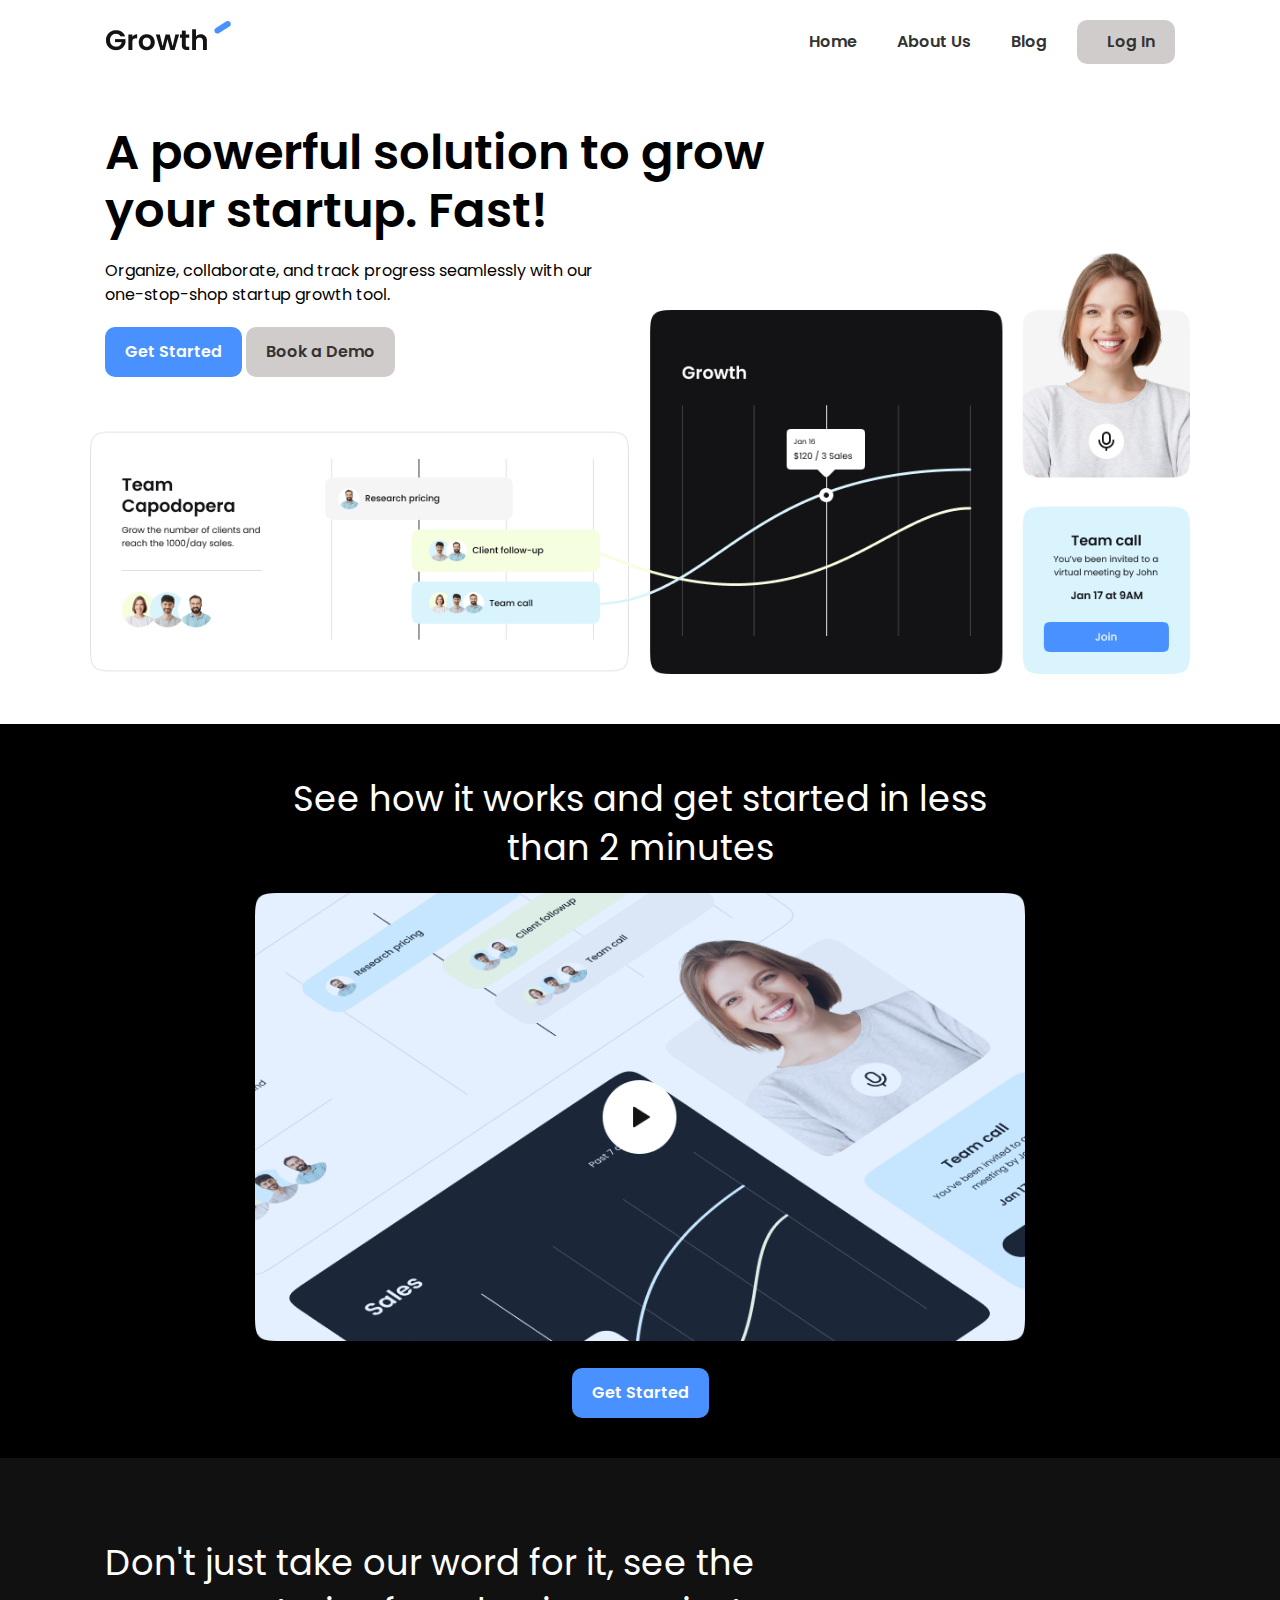
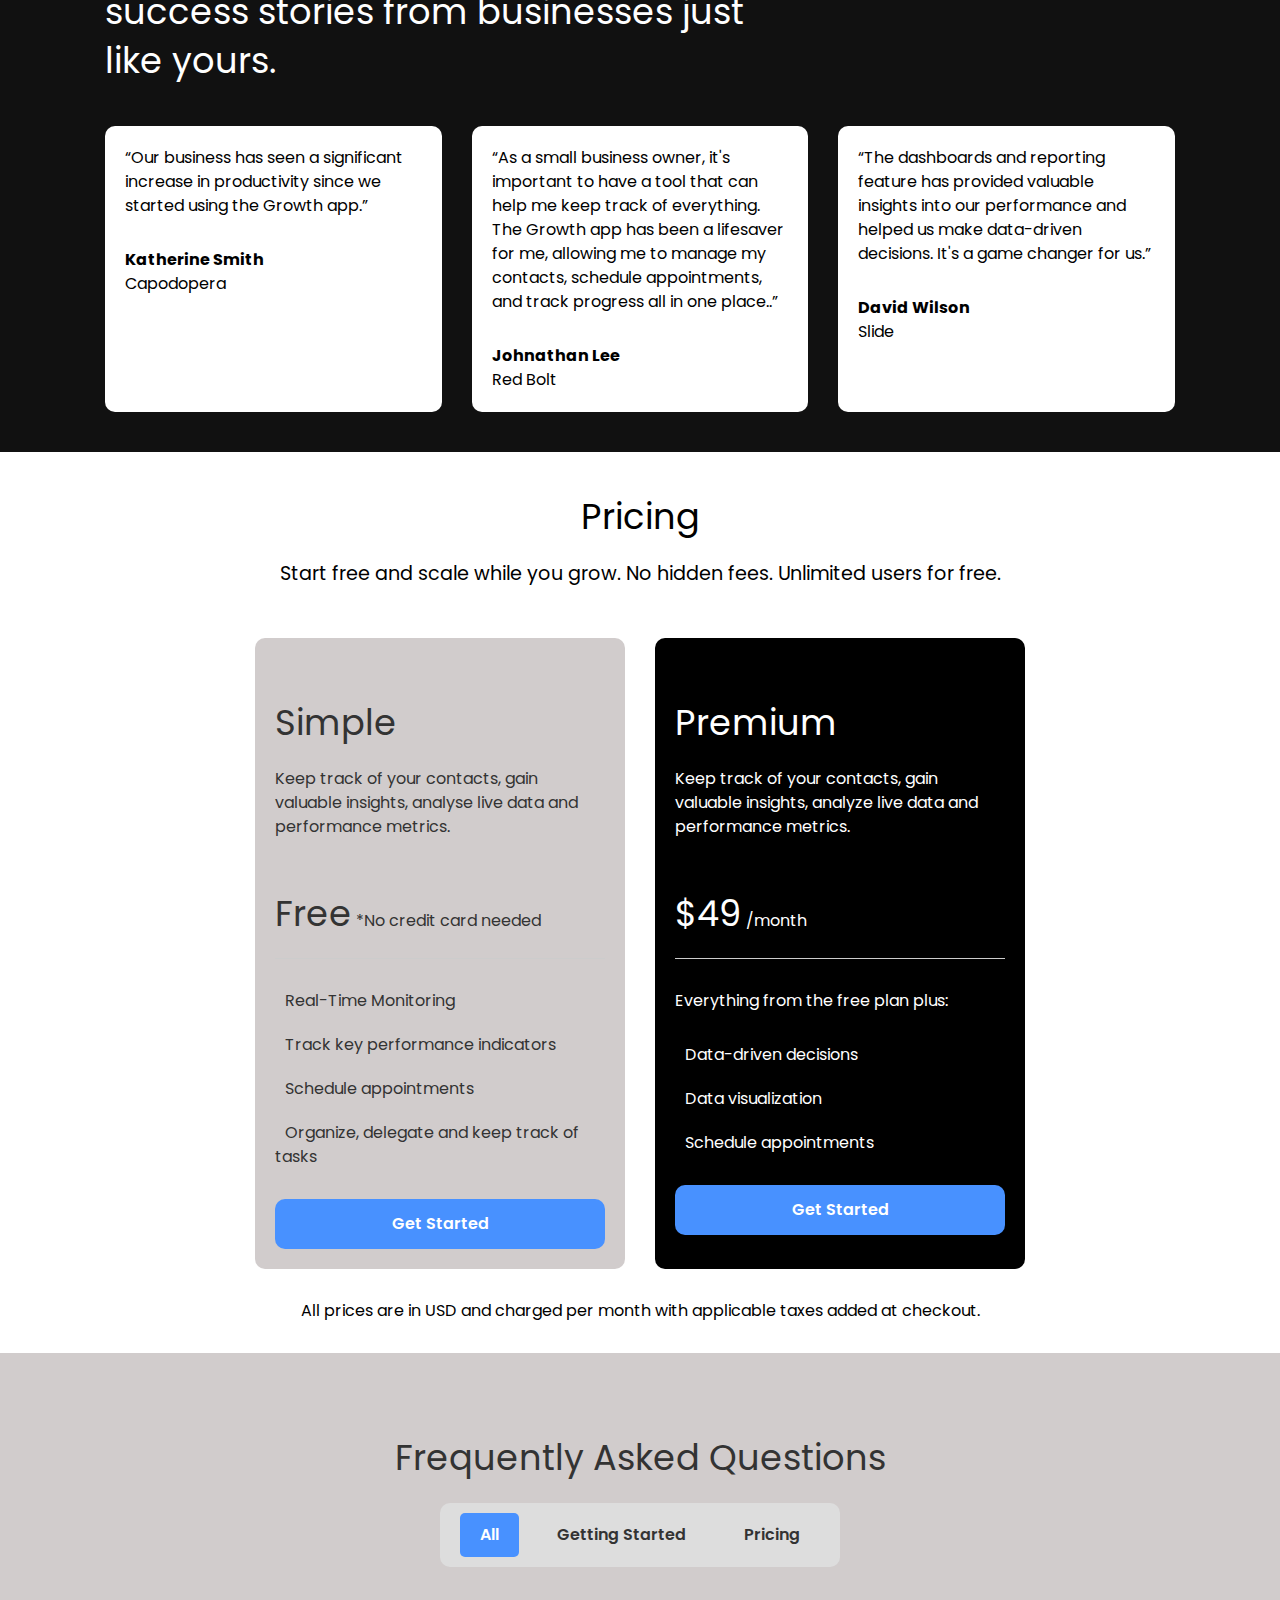
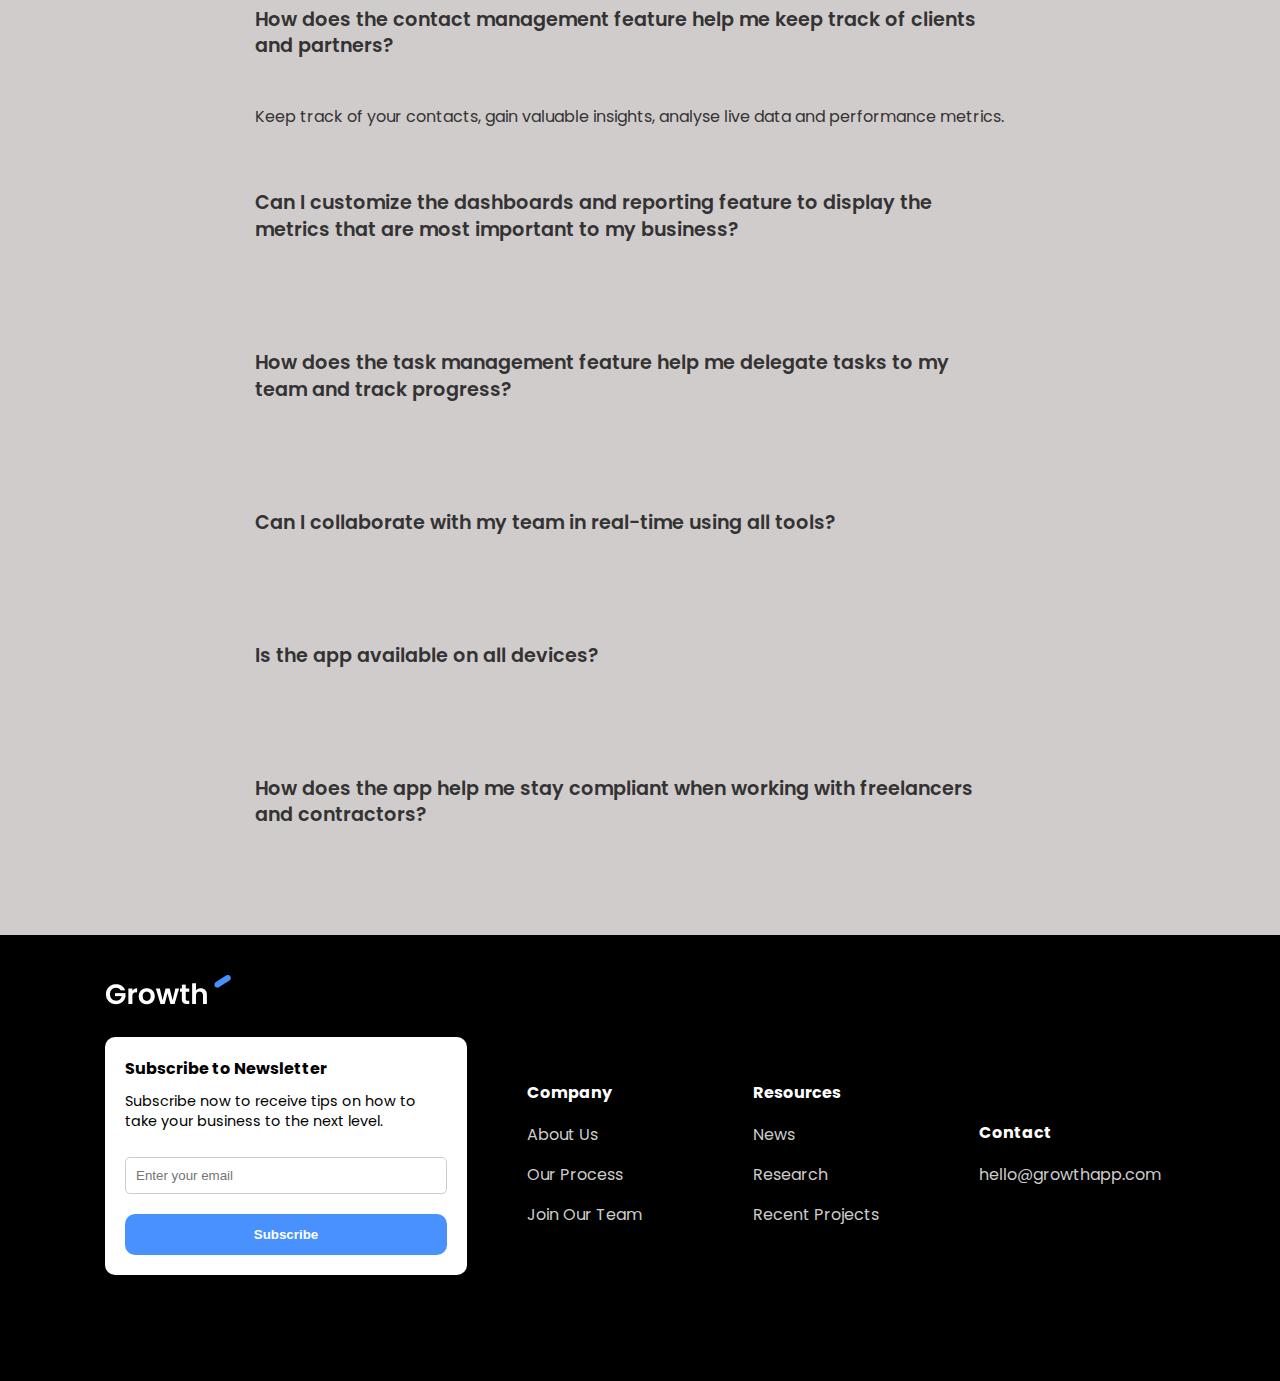
<file: Course work/index.html>
<!DOCTYPE html>
<html lang="en">
  <head>
    <meta charset="UTF-8" />
    <meta name="viewport" content="width=device-width, initial-scale=1.0" />
    <title>Growth App</title>
    <link rel="preconnect" href="https://fonts.googleapis.com" />
    <link rel="preconnect" href="https://fonts.gstatic.com" crossorigin />
    <link
      href="https://fonts.googleapis.com/css2?family=Poppins:wght@300;400;600;700&display=swap"
      rel="stylesheet"
    />
    <link
      rel="stylesheet"
      href="https://cdnjs.cloudflare.com/ajax/libs/font-awesome/6.4.2/css/all.min.css"
      integrity="sha512-z3gLpd7yknf1YoNbCzqRKc4qyor8gaKU1qmn+CShxbuBusANI9QpRohGBreCFkKxLhei6S9CQXFEbbKuqLg0DA=="
      crossorigin="anonymous"
      referrerpolicy="no-referrer"
    />
    <link rel="stylesheet" href="css/style.css" />
    <link rel="shortcut icon" href="images/favicon.ico" type="image/x-icon" />
  </head>
  <body>
    <nav class="navbar">
      <div class="container">
        <div class="logo">
          <a href="index.html">
            <img src="images/logo.png" alt="logo" />
          </a>
        </div>

        <div class="main-menu">
          <ul>
            <li>
              <a href="index.html">Home</a>
            </li>
            <li>
              <a href="#">About Us</a>
            </li>
            <li>
              <a href="#">Blog</a>
            </li>
            <li>
              <a class="btn" href="#"> <i class="fas fa-user"></i> Log In </a>
            </li>
          </ul>
        </div>
        <!-- Hamburger Button -->
        <button class="hamburger-button">
          <div class="hamburger-line"></div>
          <div class="hamburger-line"></div>
          <div class="hamburger-line"></div>
        </button>
        <div class="mobile-menu">
          <ul>
            <li>
              <a href="index.html">Home</a>
            </li>
            <li>
              <a href="#">About Us</a>
            </li>
            <li>
              <a href="#">Blog</a>
            </li>
            <li>
              <a class="btn" href="#"> <i class="fas fa-user"></i> Log In </a>
            </li>
          </ul>
        </div>
      </div>
    </nav>
    <!-- Hero -->
    <section class="hero">
      <div class="container">
        <div class="hero-content">
          <h1 class="hero-heading text-xxl">
            A powerful solution to grow your startup. Fast!
          </h1>
          <p class="hero-text">
            Organize, collaborate, and track progress seamlessly with our
            one-stop-shop startup growth tool.
          </p>
          <div class="hero-buttons">
            <a href="#" class="btn btn-primary">Get Started</a>
            <a href="#" class="btn"
              ><i class="fas fa-laptop"></i> Book a Demo</a
            >
          </div>
        </div>
      </div>
    </section>
    <!-- Video Section -->
    <section class="video bg-black">
      <div class="container-sm">
        <h2 class="video-heading text-xl text-center">
          See how it works and get started in less than 2 minutes
        </h2>
        <div class="video-content">
          <a href="#">
            <img
              src="images/video-preview.png"
              alt="video"
              class="video-preview"
            />
          </a>

          <a href="#" class="btn btn-primary">Get Started</a>
        </div>
      </div>
    </section>
    <!-- Testimonials -->
    <section class="testimonials bg-dark">
      <div class="container">
        <h3 class="testimonials-heading text-xl">
          Don't just take our word for it, see the success stories from
          businesses just like yours.
        </h3>
        <div class="testimonials-grid">
          <div class="card">
            <p>
              “Our business has seen a significant increase in productivity
              since we started using the Growth app.”
            </p>

            <p>Katherine Smith</p>
            <p>Capodopera</p>
          </div>

          <div class="card">
            <p>
              “As a small business owner, it's important to have a tool that can
              help me keep track of everything. The Growth app has been a
              lifesaver for me, allowing me to manage my contacts, schedule
              appointments, and track progress all in one place..”
            </p>

            <p>Johnathan Lee</p>
            <p>Red Bolt</p>
          </div>

          <div class="card">
            <p>
              “The dashboards and reporting feature has provided valuable
              insights into our performance and helped us make data-driven
              decisions. It's a game changer for us.”
            </p>

            <p>David Wilson</p>
            <p>Slide</p>
          </div>
        </div>
      </div>
    </section>

    <!-- Pricing -->
    <section class="pricing">
      <div class="container-sm">
        <h3 class="pricing-heading text-xl text-center">Pricing</h3>
        <p class="pricing-subheading text-md text-center">
          Start free and scale while you grow. No hidden fees. Unlimited users
          for free.
        </p>
        <div class="pricing-grid">
          <!-- Pricing Card 1 -->
          <div class="card bg-light">
            <div class="pricing-card-header">
              <h4 class="pricing-heading text-xl">Simple</h4>
              <p class="pricing-card-subheading">
                Keep track of your contacts, gain valuable insights, analyse
                live data and performance metrics.
              </p>
              <p class="pricing-card-price">
                <span class="text-xl">Free</span>
                *No credit card needed
              </p>
            </div>
            <div class="pricing-card-body">
              <ul>
                <li><i class="fas fa-check"></i> Real-Time Monitoring</li>
                <li>
                  <i class="fas fa-check"></i>Track key performance indicators
                </li>
                <li><i class="fas fa-check"></i>Schedule appointments</li>
                <li>
                  <i class="fas fa-check"></i>Organize, delegate and keep track
                  of tasks
                </li>
              </ul>
              <a href="#" class="btn btn-primary btn-block">Get Started</a>
            </div>
          </div>

          <!-- Pricing Card 2 -->
          <div class="card bg-black">
            <div class="pricing-card-header">
              <h4 class="pricing-card-heading text-xl">Premium</h4>
              <p class="pricing-card-subheading">
                Keep track of your contacts, gain valuable insights, analyze
                live data and performance metrics.
              </p>
              <p class="pricing-card-price">
                <span class="text-xl">$49</span> /month
              </p>
            </div>
            <div class="pricing-card-body">
              <p>Everything from the free plan plus:</p>
              <ul>
                <li><i class="fas fa-check"></i>Data-driven decisions</li>
                <li><i class="fas fa-check"></i>Data visualization</li>
                <li><i class="fas fa-check"></i>Schedule appointments</li>
              </ul>
              <a href="#" class="btn btn-primary btn-block">Get Started</a>
            </div>
          </div>
        </div>
        <p class="pricing-footer text-center">
          All prices are in USD and charged per month with applicable taxes
          added at checkout.
        </p>
      </div>
    </section>

    <!-- FAQ -->
    <section class="faq bg-light">
      <div class="container-sm">
        <h3 class="text-xl text-center">Frequently Asked Questions</h3>
        <ul class="faq-menu">
          <li class="active">All</li>
          <li>Getting Started</li>
          <li>Pricing</li>
        </ul>
        <div class="faq-content">
          <div class="faq-group">
            <div class="faq-group-header">
              <h4 class="text-md">
                How does the contact management feature help me keep track of
                clients and partners?
              </h4>
              <i class="fas fa-minus"></i>
            </div>
            <div class="faq-group-body open">
              <p>
                Keep track of your contacts, gain valuable insights, analyse
                live data and performance metrics.
              </p>
            </div>
          </div>

          <div class="faq-group">
            <div class="faq-group-header">
              <h4 class="text-md">
                Can I customize the dashboards and reporting feature to display
                the metrics that are most important to my business?
              </h4>
              <i class="fas fa-plus"></i>
            </div>
            <div class="faq-group-body">
              <p>
                Lorem, ipsum dolor sit amet consectetur adipisicing elit. Ad
                culpa enim blanditiis rem ipsum aliquam, unde iste fugit
                praesentium eos?
              </p>
            </div>
          </div>

          <div class="faq-group">
            <div class="faq-group-header">
              <h4 class="text-md">
                How does the task management feature help me delegate tasks to
                my team and track progress?
              </h4>
              <i class="fas fa-plus"></i>
            </div>
            <div class="faq-group-body">
              <p>
                Lorem ipsum dolor sit amet, consectetur adipisicing elit.
                Incidunt, a! Quaerat, voluptatum. Animi molestias ex quasi
                explicabo minima perferendis commodi.
              </p>
            </div>
          </div>

          <div class="faq-group">
            <div class="faq-group-header">
              <h4 class="text-md">
                Can I collaborate with my team in real-time using all tools?
              </h4>
              <i class="fas fa-plus"></i>
            </div>
            <div class="faq-group-body">
              <p>
                Lorem, ipsum dolor sit amet consectetur adipisicing elit.
                Obcaecati doloremque assumenda aut dolorem recusandae quibusdam
                aliquid. Repellat animi quam vitae.
              </p>
            </div>
          </div>

          <div class="faq-group">
            <div class="faq-group-header">
              <h4 class="text-md">Is the app available on all devices?</h4>
              <i class="fas fa-plus"></i>
            </div>
            <div class="faq-group-body">
              <p>
                Lorem, ipsum dolor sit amet consectetur adipisicing elit.
                Obcaecati doloremque assumenda aut dolorem recusandae quibusdam
                aliquid. Repellat animi quam vitae.
              </p>
            </div>
          </div>

          <div class="faq-group">
            <div class="faq-group-header">
              <h4 class="text-md">
                How does the app help me stay compliant when working with
                freelancers and contractors?
              </h4>
              <i class="fas fa-plus"></i>
            </div>
            <div class="faq-group-body">
              <p>
                Lorem, ipsum dolor sit amet consectetur adipisicing elit.
                Obcaecati doloremque assumenda aut dolorem recusandae quibusdam
                aliquid. Repellat animi quam vitae.
              </p>
            </div>
          </div>
        </div>
      </div>
    </section>

    <!-- Footer -->
    <footer class="footer bg-black">
      <div class="container">
        <div class="footer-grid">
          <div>
            <a href="index.html">
              <img src="images/logo-white.png" alt="logo" />
            </a>
            <div class="card">
              <h4>Subscribe to Newsletter</h4>
              <p class="text-sm">
                Subscribe now to receive tips on how to take your business to
                the next level.
              </p>
              <form>
                <input type="email" id="email" placeholder="Enter your email" />
                <button type="submit" class="btn btn-primary btn-block">
                  Subscribe
                </button>
              </form>
            </div>
            <i class="fab fa-linkedin"></i>
            <i class="fab fa-twitter"></i>
          </div>
          <div>
            <h4>Company</h4>
            <ul>
              <li><a href="#">About Us</a></li>
              <li><a href="#">Our Process</a></li>
              <li><a href="#">Join Our Team</a></li>
            </ul>
          </div>
          <div>
            <h4>Resources</h4>
            <ul>
              <li><a href="#">News</a></li>
              <li><a href="#">Research</a></li>
              <li><a href="#">Recent Projects</a></li>
            </ul>
          </div>
          <div>
            <h4>Contact</h4>
            <ul>
              <li>
                <a href="#">hello@growthapp.com</a>
              </li>
            </ul>
          </div>
        </div>
      </div>
    </footer>

    <script src="js/main.js"></script>
  </body>
</html>
</file>
<file: Course work/css/style.css>
* {
  box-sizing: border-box;
  margin: 0;
  padding: 0;
}

:root {
  --primary-color: #4891ff;
  --light-color: #beb7b7b5;
  --dark-color: #111;
}

body {
  font-family: 'Poppins', sans-serif;
  font-size: 16px;
  line-height: 1.5;
  background: #fff;
  overflow-x: hidden;
}

a {
  text-decoration: none;
  color: #333;
}

ul {
  list-style: none;
}

img {
  max-width: 100%;
}

/* Navbar */
.navbar {
  background: #fff;
  padding: 20px;
}

.navbar .container {
  display: flex;
  justify-content: space-between;
  align-items: center;
}

.navbar .main-menu ul {
  display: flex;
}

.navbar ul li a {
  padding: 10px 20px;
  display: block;
  font-weight: 600;
  transition: 0.5s;
}

.navbar ul li a:hover {
  color: var(--primary-color);
}

.navbar ul li a i {
  margin-right: 10px;
}

.navbar ul li:last-child a {
  margin-left: 10px;
}

/* Hero */
.hero {
  margin-bottom: 50px;
}

.hero .container {
  background: url('../images/hero-bg.png') no-repeat;
  background-size: contain;
  background-position: center bottom;
  height: 550px;
}

.hero .hero-content {
  width: 70%;
}

.hero .hero-text {
  width: 70%;
  margin-bottom: 20px;
}

/* Video */
.video {
  padding: 10px 0 40px;
}

.video .video-content {
  display: flex;
  flex-direction: column;
  align-items: center;
}

.video .video-preview {
  margin-bottom: 20px;
}

/* Testimonials */
.testimonials {
  padding: 40px 0;
}

.testimonials .testimonials-heading {
  width: 700px;
  margin-bottom: 40px;
}

.testimonials .testimonials-grid {
  display: grid;
  grid-template-columns: repeat(3, 1fr);
  gap: 30px;
}

.testimonials .card p:nth-child(2) {
  margin-top: 30px;
  font-weight: bold;
}

/* Pricing */
.pricing .pricing-grid {
  display: grid;
  grid-template-columns: repeat(2, 1fr);
  gap: 30px;
  margin-top: 50px;
}

.pricing .pricing-card-subheading {
  margin-bottom: 30px;
}

.pricing .pricing-card-price {
  margin-bottom: 30px;
  padding: 20px 0;
  border-bottom: 1px solid #ccc;
}

.pricing ul {
  margin: 30px 0;
}

.pricing ul li {
  margin-bottom: 20px;
}

.pricing ul li i {
  margin-right: 10px;
}

.pricing .pricing-footer {
  margin: 30px 0;
}

/* FAQ */
.faq {
  padding: 40px 0;
}

.faq .faq-group {
  border-bottom: 1px solid #ccc;
  padding-bottom: 20px;
}

.faq .faq-group .faq-group-header {
  padding: 20px 0;
  margin-bottom: 15px;
  position: relative;
}

.faq .faq-group .faq-group-header h4 {
  font-weight: 600;
  width: 95%;
}

.faq .faq-group .faq-group-header i {
  position: absolute;
  right: 0;
  top: 35px;
  font-size: 1.3rem;
  cursor: pointer;
}

.faq .faq-group .faq-group-body {
  display: none;
}

.faq .faq-group .faq-group-body.open {
  display: block;
}

.faq ul.faq-menu {
  max-width: 400px;
  margin: auto;
  display: flex;
  justify-content: space-between;
  align-items: center;
  background: #ddd;
  padding: 10px 20px;
  border-radius: 10px;
  font-weight: 600;
  cursor: pointer;
}

.faq ul.faq-menu li {
  padding: 10px 20px;
  border-radius: 5px;
  text-align: center;
}

.faq ul.faq-menu li.active {
  background: var(--primary-color);
  color: #fff;
}

/* Footer */
.footer {
  padding: 40px 0;
}

.footer h4 {
  margin-bottom: 10px;
}

.footer ul li {
  line-height: 2.5;
}

.footer a {
  color: #ccc;
}

.footer i {
  font-size: 1.5rem;
  margin-right: 10px;
}

.footer-grid {
  display: grid;
  grid-template-columns: 2fr 1fr 1fr 1fr;
  gap: 30px;
  justify-content: center;
  align-items: center;
}

.footer .card {
  margin: 20px 30px 30px 0;
}

.footer input[type='email'] {
  width: 100%;
  padding: 10px;
  border: 1px solid #ccc;
  border-radius: 5px;
  margin: 20px 0;
}

/* Utility Classes */
.container {
  max-width: 1100px;
  margin: 0 auto;
  padding: 0 15px;
}

.container-sm {
  max-width: 800px;
  margin: 0 auto;
  padding: 0 15px;
}

/* Card */
.card {
  background: #fff;
  color: #000;
  border-radius: 10px;
  padding: 20px;
}

/* Buttons */
.btn {
  display: inline-block;
  padding: 13px 20px;
  background: var(--light-color);
  color: #333;
  font-weight: 600;
  text-decoration: none;
  border: none;
  border-radius: 10px;
  cursor: pointer;
  text-align: center;
  transition: 0.5s;
}

.btn:hover {
  opacity: 0.8;
}

.btn-primary {
  background: var(--primary-color);
  color: #fff;
}

.btn-dark {
  background: var(--dark-color);
  color: #fff;
}

.btn-block {
  display: block;
  width: 100%;
}

/* Text Classes */
.text-xxl {
  font-size: 3rem;
  line-height: 1.2;
  font-weight: 600;
  margin: 40px 0 20px;
}

.text-xl {
  font-size: 2.2rem;
  line-height: 1.4;
  font-weight: normal;
  margin: 40px 0 20px;
}

.text-lg {
  font-size: 1.8rem;
  line-height: 1.4;
  font-weight: normal;
  margin: 30px 0 20px;
}

.text-md {
  font-size: 1.2rem;
  line-height: 1.4;
  font-weight: normal;
  margin: 20px 0 10px;
}

.text-sm {
  font-size: 0.9rem;
  line-height: 1.4;
  font-weight: normal;
  margin: 10px 0 5px;
}

.text-center {
  text-align: center;
}

/* Background */
.bg-primary {
  background: var(--primary-color);
  color: #fff;
}

.bg-light {
  background: var(--light-color);
  color: #333;
}

.bg-dark {
  background: var(--dark-color);
  color: #fff;
}

.bg-black {
  background: #000;
  color: #fff;
}

/* Hamburger Button */
.hamburger-button {
  display: none;
  background: none;
  border: none;
  cursor: pointer;
  padding: 10px;
  z-index: 1000;
}

.hamburger-button .hamburger-line {
  width: 30px;
  height: 3px;
  background: #333;
  margin: 6px 0;
}

/* Mobile Menu */
.mobile-menu {
  position: fixed;
  top: 0;
  right: -300px;
  width: 250px;
  height: 100%;
  z-index: 100;
  background: #fff;
  box-shadow: 0px 0px 10px rgba(0, 0, 0, 0.2);
  transition: right 0.3s ease-in-out;
}

.mobile-menu.active {
  right: 0;
}

.mobile-menu ul {
  margin-top: 100px;
  padding-right: 10px;
}

.mobile-menu ul li {
  margin: 10px 0;
}

.mobile-menu ul li a {
  font-size: 20px;
  transition: 0.3s;
}

/* Media Queries */
@media (max-width: 960px) {
  .text-xxl {
    font-size: 2.5rem;
  }
}

@media (max-width: 670px) {
  .navbar .main-menu {
    display: none;
  }

  .navbar .hamburger-button {
    display: block;
  }

  .hero .container {
    background: url('../images/hero-bg-mobile.png') no-repeat;
    background-size: 350px 400px;
    background-position: bottom;
    height: 770px;
  }

  .hero .hero-content,
  .hero .hero-text {
    width: 100%;
    text-align: center;
  }

  .hero .hero-buttons .btn {
    margin-bottom: 10px;
    display: block;
    width: 100%;
  }

  .testimonials .testimonials-heading {
    max-width: 100%;
    text-align: center;
  }

  .testimonials .testimonials-grid,
  .pricing .pricing-grid,
  .footer .footer-grid {
    grid-template-columns: 1fr;
  }

  .footer .card {
    margin-right: 0;
  }

  .footer .footer-grid > div {
    text-align: center;
  }

  /* Text */
  .text-xl {
    font-size: 1.9rem;
  }

  .text-lg {
    font-size: 1.5rem;
  }

  .text-md {
    font-size: 1.1rem;
  }
}

@media (max-width: 500px) {
  .text-xxl {
    font-size: 2rem;
  }
}
</file>
